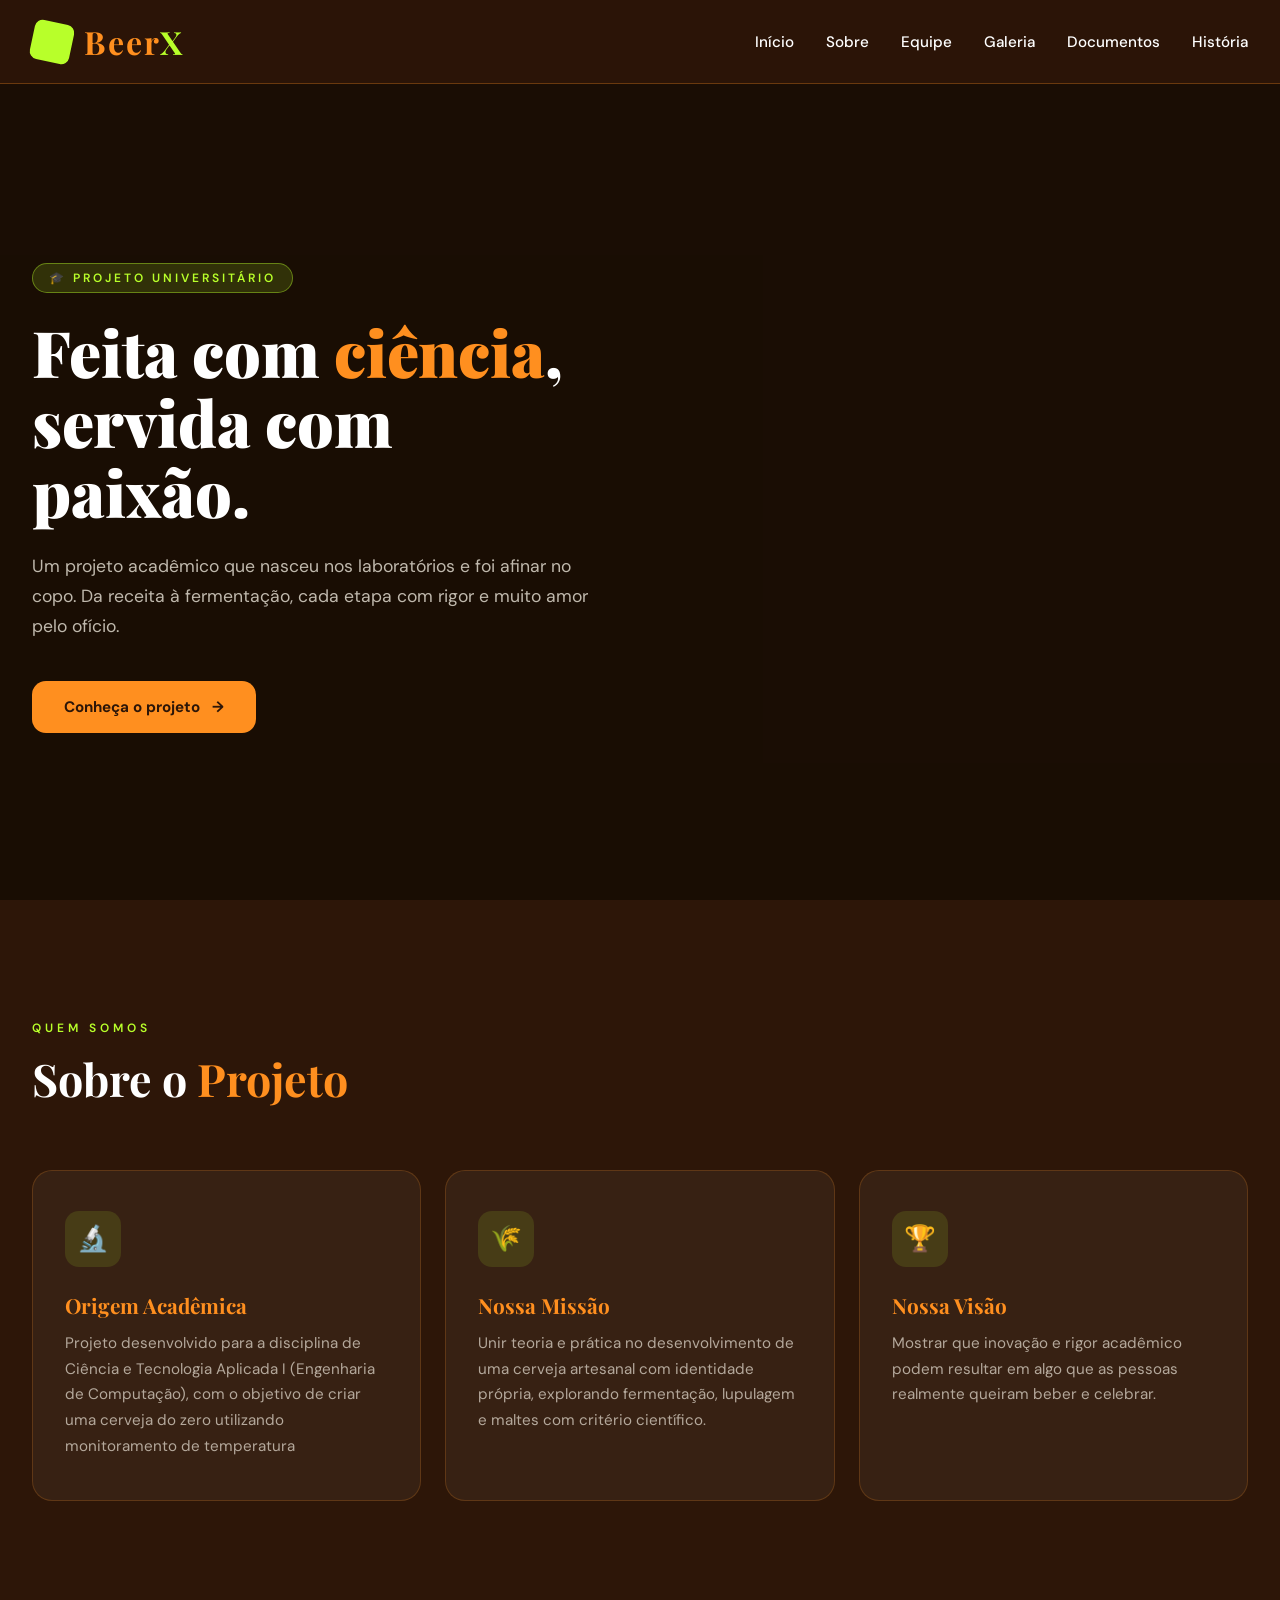
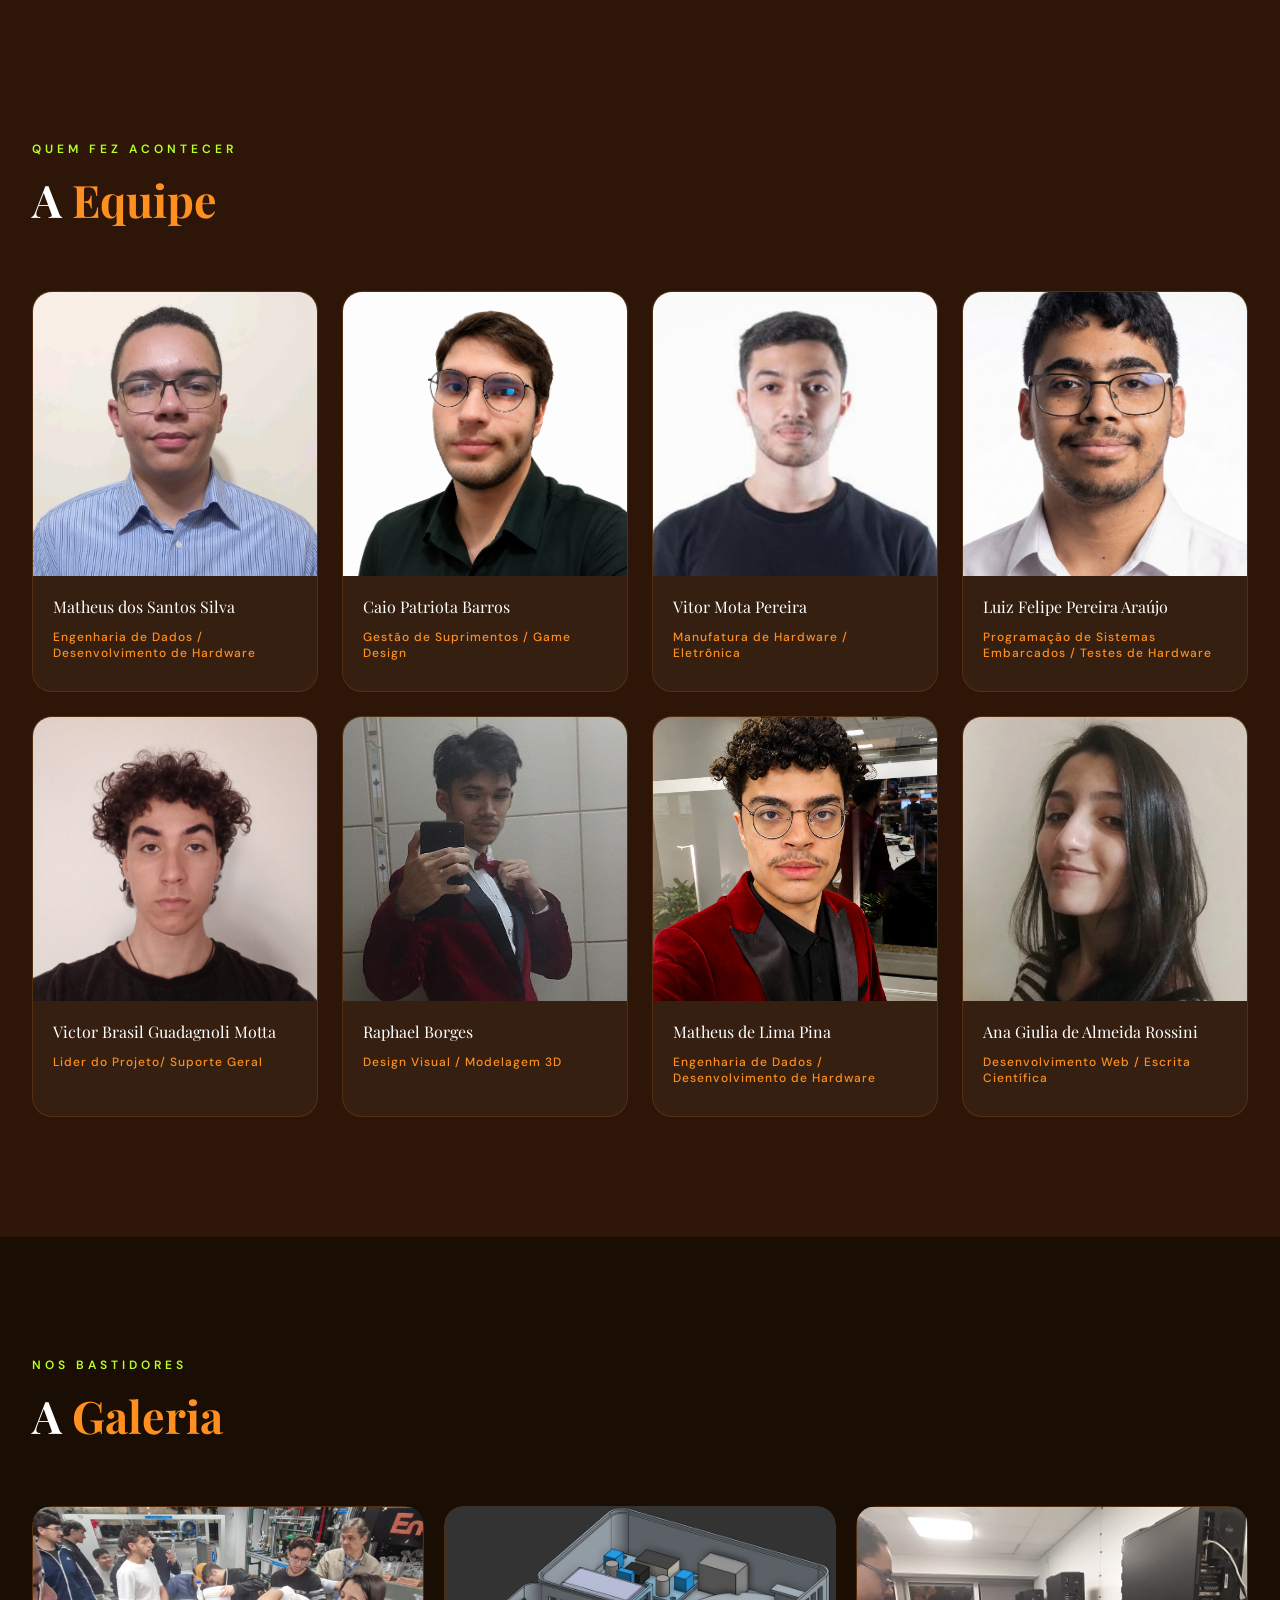
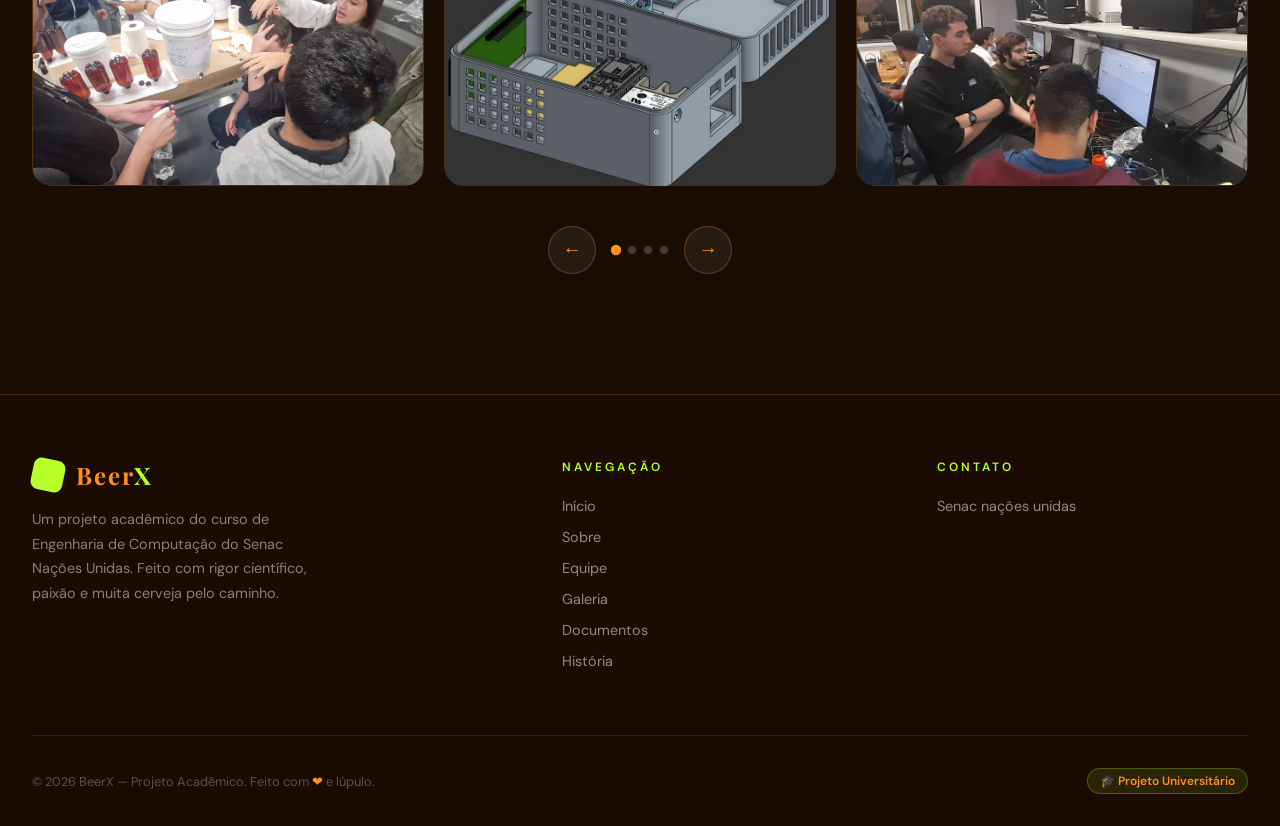
<file: index.html>
<!DOCTYPE html>
<html lang="pt-BR">
<head>
  <meta charset="UTF-8">
  <meta name="viewport" content="width=device-width, initial-scale=1.0">
  <title>BeerX — Projeto Cerveja</title>
  <link rel="stylesheet" href="style.css">
</head>
<body>
 
  <!-- HEADER -->
  <header>
    <div class="header-inner">
      <div class="logo">
        <div class="logo-square"></div>
        <h1>Beer<span>X</span></h1>
      </div>
      <nav>
        <ul>
          <li><a href="index.html">Início</a></li>
          <li><a href="index.html#sobre">Sobre</a></li>
          <li><a href="index.html#integrantes">Equipe</a></li>
          <li><a href="index.html#galeria">Galeria</a></li>
          <li><a href="documentos.html">Documentos</a></li>
          <li><a href="historia.html">História</a></li>
        </ul>
      </nav>
    </div>
  </header>
 
  <!-- HERO -->
  <section id="hero" class="hero">
    <div class="hero-overlay"></div>
    <div class="hero-content">
      <div class="hero-text">
        <div class="hero-badge">🎓 Projeto Universitário</div>
        <h2>
          Feita com <span>ciência</span>,<br>
          servida com paixão.
        </h2>
        <p>
          Um projeto acadêmico que nasceu nos laboratórios e foi afinar no copo.
          Da receita à fermentação, cada etapa com rigor e muito amor pelo ofício.
        </p>
        <a href="#sobre" class="btn-primary">
          Conheça o projeto <span>→</span>
        </a>
      </div>
    </div>
  </section>
 
  <!-- SOBRE -->
  <section id="sobre">
    <div class="section-inner">
      <div class="section-label">Quem somos</div>
      <h2 class="section-title">Sobre o <span>Projeto</span></h2>
 
      <div class="sobre-grid">
        <div class="sobre-card">
          <div class="sobre-icon">🔬</div>
          <h3>Origem Acadêmica</h3>
          <p>
            Projeto desenvolvido para a disciplina de Ciência e Tecnologia Aplicada I (Engenharia de Computação), com o objetivo de criar uma cerveja do zero utilizando monitoramento de temperatura
          </p>
        </div>
        <div class="sobre-card">
          <div class="sobre-icon">🌾</div>
          <h3>Nossa Missão</h3>
          <p>
            Unir teoria e prática no desenvolvimento de uma cerveja artesanal com identidade própria,
            explorando fermentação, lupulagem e maltes com critério científico.
          </p>
        </div>
        <div class="sobre-card">
          <div class="sobre-icon">🏆</div>
          <h3>Nossa Visão</h3>
          <p>
            Mostrar que inovação e rigor acadêmico podem resultar em algo que as pessoas
            realmente queiram beber e celebrar.
          </p>
        </div>
      </div>
    </div>
  </section>
 
  <!-- INTEGRANTES -->
  <section id="integrantes">
    <div class="section-inner">
      <div class="section-label">Quem fez acontecer</div>
      <h2 class="section-title">A <span>Equipe</span></h2>
 
      <div class="integrantes-grid">
 
        <div class="membro-card">
          <div class="membro-foto">
            <img src="img/Fotos integrantes/Matheus.jfif" alt="Nome">
          </div>
          <div class="membro-info">
            <p class="membro-nome">Matheus dos Santos Silva</p>
            <p class="membro-role">Engenharia de Dados / Desenvolvimento de Hardware</p>
          </div>
        </div>

        <div class="membro-card">
          <div class="membro-foto">
            <img src="img/Fotos integrantes/Caio.png" alt="Nome">
          </div>
          <div class="membro-info">
            <p class="membro-nome">Caio Patriota Barros</p>
            <p class="membro-role">Gestão de Suprimentos / Game Design</p>
          </div>
        </div>
 
        <div class="membro-card">
          <div class="membro-foto">
            <img src="img/Fotos integrantes/Vitor.jfif" alt="Nome">
          </div>
          <div class="membro-info">
            <p class="membro-nome">Vitor Mota Pereira</p>
            <p class="membro-role">Manufatura de Hardware / Eletrônica</p>
          </div>
        </div>
 
        <div class="membro-card">
          <div class="membro-foto">
            <img src="img/Fotos integrantes/Luiz.jpeg" alt="Nome">
          </div>
          <div class="membro-info">
            <p class="membro-nome">Luiz Felipe Pereira Araújo</p>
            <p class="membro-role">Programação de Sistemas Embarcados / Testes de Hardware</p>
          </div>
        </div>
 
        <div class="membro-card">
          <div class="membro-foto">
            <img src="img/Fotos integrantes/Brasil.jpeg" alt="Nome">
          </div>
          <div class="membro-info">
            <p class="membro-nome">Victor Brasil Guadagnoli Motta</p>
            <p class="membro-role">Lider do Projeto/ Suporte Geral</p>
          </div>
        </div>
 
        <div class="membro-card">
          <div class="membro-foto">
            <img src="img/Fotos integrantes/Rafa.jpeg" alt="Nome">
          </div>
          <div class="membro-info">
            <p class="membro-nome">Raphael Borges</p>
            <p class="membro-role">Design Visual / Modelagem 3D</p>
          </div>
        </div>
 
        <div class="membro-card">
          <div class="membro-foto">
            <img src="img/Fotos integrantes/Pina.png" alt="Nome">
          </div>
          <div class="membro-info">
            <p class="membro-nome">Matheus de Lima Pina</p>
            <p class="membro-role">Engenharia de Dados / Desenvolvimento de Hardware</p>
          </div>
        </div>
 
        <div class="membro-card">
          <div class="membro-foto">
           <img src="img/Fotos integrantes/Ana.jfif" alt="Nome">
          </div>
          <div class="membro-info">
            <p class="membro-nome">Ana Giulia de Almeida Rossini</p>
            <p class="membro-role">Desenvolvimento Web / Escrita Científica</p>
          </div>
        </div>
 
      </div>
    </div>
  </section>
 
  <!--CARROSSEL-->
  <section id="galeria">
    <div class="section-inner">
      <div class="section-label">Nos bastidores</div>
      <h2 class="section-title">A <span>Galeria</span></h2>
 
      <div class="carrossel-wrapper">
        <div class="carrossel-track" id="carrosselTrack">
 
          <!-- Slide 1 — Substitua o div.slide-placeholder por <img src="foto.jpg" alt="..."> -->
          <div class="carrossel-slide">
            <div class="slide-placeholder">
              <img src="img/Fotos Grupo/Foto.jfif" alt="Descrição da foto">
            </div>
          </div>
 
          <!-- Slide 2 -->
          <div class="carrossel-slide">
            <div class="slide-placeholder">
              <img src="img/Fotos Grupo/Foto-circuito.jpeg" alt="Descrição da foto">
            </div>
          </div>
 
          <!-- Slide 3 -->
          <div class="carrossel-slide">
            <div class="slide-placeholder">
              <img src="img/Fotos Grupo/Foto solda.jfif" alt="Descrição da foto">
            </div>
          </div>
 
          <!-- Slide 4 -->
          <div class="carrossel-slide">
            <div class="slide-placeholder">
              <img src="img/Fotos Grupo/Envase.jfif" alt="Descrição da foto">
            </div>
          </div>
 
          <!-- Slide 5 -->
          <div class="carrossel-slide">
            <div class="slide-placeholder">
              <img src="img/Fotos Grupo/Foto no lab.jfif" alt="Descrição da foto">
            </div>
          </div>
 
          <!-- Slide 6 -->
          <div class="carrossel-slide">
            <div class="slide-placeholder">
              <img src="img/Fotos Grupo/Foto Cozinha.jpeg" alt="Descrição da foto">
            </div>
          </div>
 
        </div>
      </div>
 
      <!-- Navegação do carrossel -->
      <div class="carrossel-nav">
        <button class="carrossel-btn" id="btnAnterior" aria-label="Anterior">←</button>
        <div class="carrossel-dots" id="carrosselDots"></div>
        <button class="carrossel-btn" id="btnProximo" aria-label="Próximo">→</button>
      </div>
 
    </div>
  </section>
 
  <!-- RODAPÉ -->
  <footer>
    <div class="footer-inner">
      <div class="footer-top">
        <div class="footer-brand">
          <div class="logo">
            <div class="logo-square" style="width:32px;height:32px"></div>
            <h1 style="font-size:1.5rem;margin:0">Beer<span>X</span></h1>
          </div>
          <p>
            Um projeto acadêmico do curso de Engenharia de Computação do Senac Nações Unidas.
            Feito com rigor científico, paixão e muita cerveja pelo caminho.
          </p>
        </div>
 
        <div class="footer-col">
          <h4>Navegação</h4>
          <ul>
          <li><a href="index.html">Início</a></li>
          <li><a href="index.html#sobre">Sobre</a></li>
          <li><a href="index.html#integrantes">Equipe</a></li>
          <li><a href="index.html#galeria">Galeria</a></li>
          <li><a href="documentos.html">Documentos</a></li>
          <li><a href="historia.html">História</a></li>
          </ul>
        </div>
 
        <div class="footer-col">
          <h4>Contato</h4>
          <ul>
            <li><a href="https://www.sp.senac.br/">Senac nações unidas</a></li>
          </ul>
        </div>
      </div>
 
      <div class="footer-bottom">
        <p>© 2026 BeerX — Projeto Acadêmico. Feito com <span>❤</span> e lúpulo.</p>
        <span class="footer-tag">🎓 Projeto Universitário</span>
      </div>
    </div>
  </footer>
 
<script src="src/js/carrossel.js"></script>
</body>
</html>
</file>
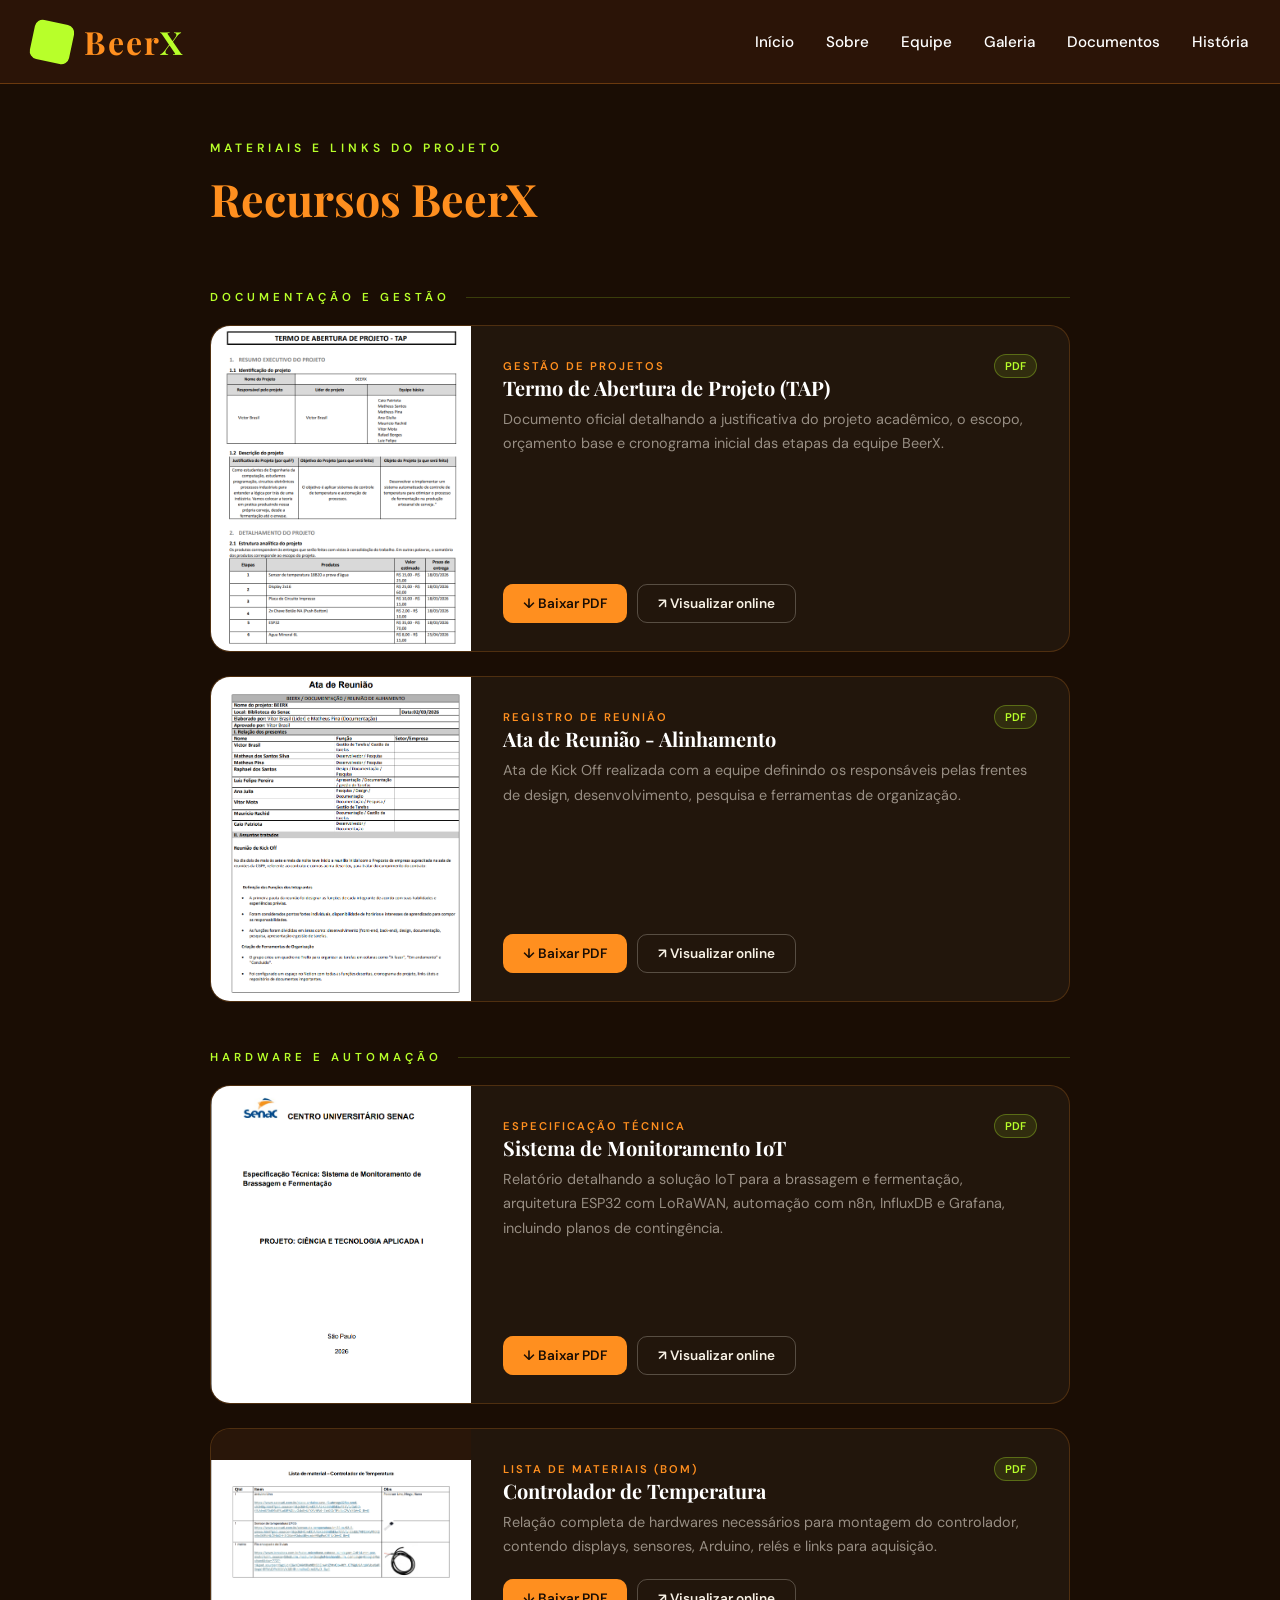
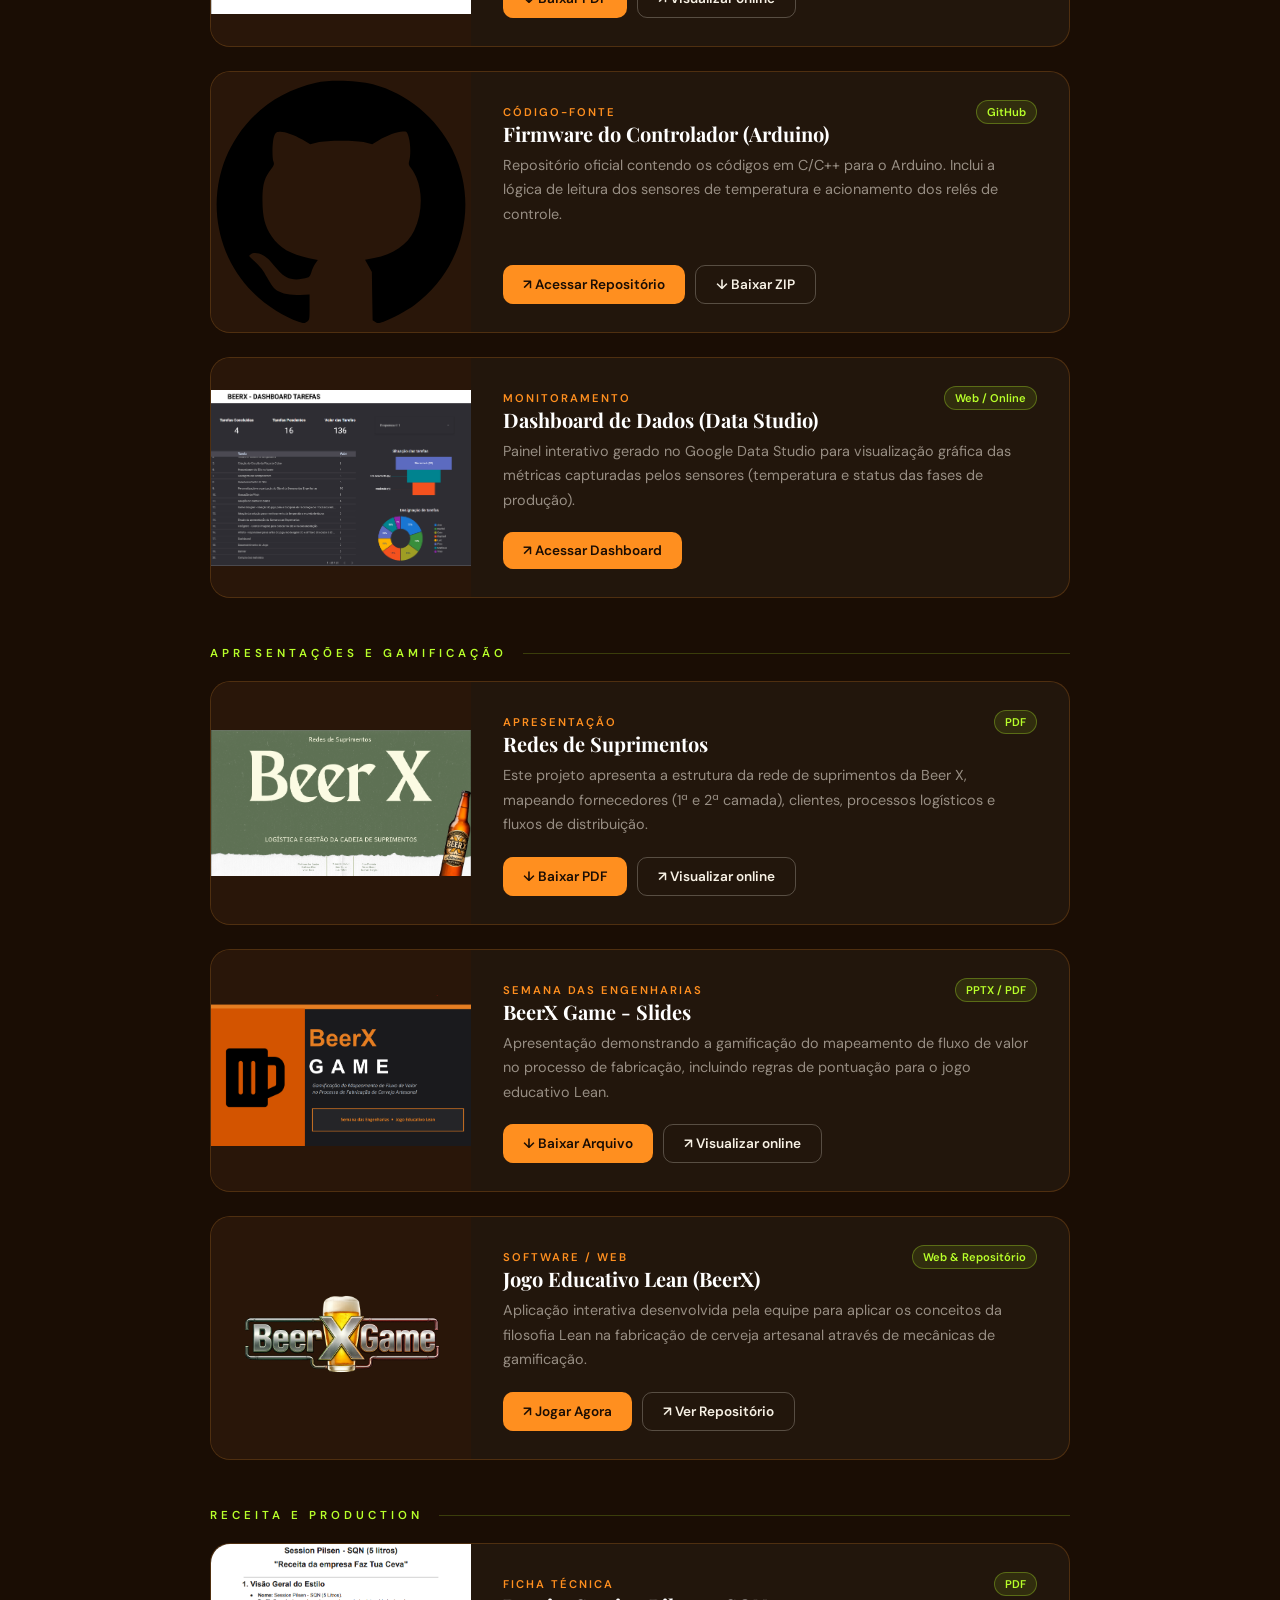
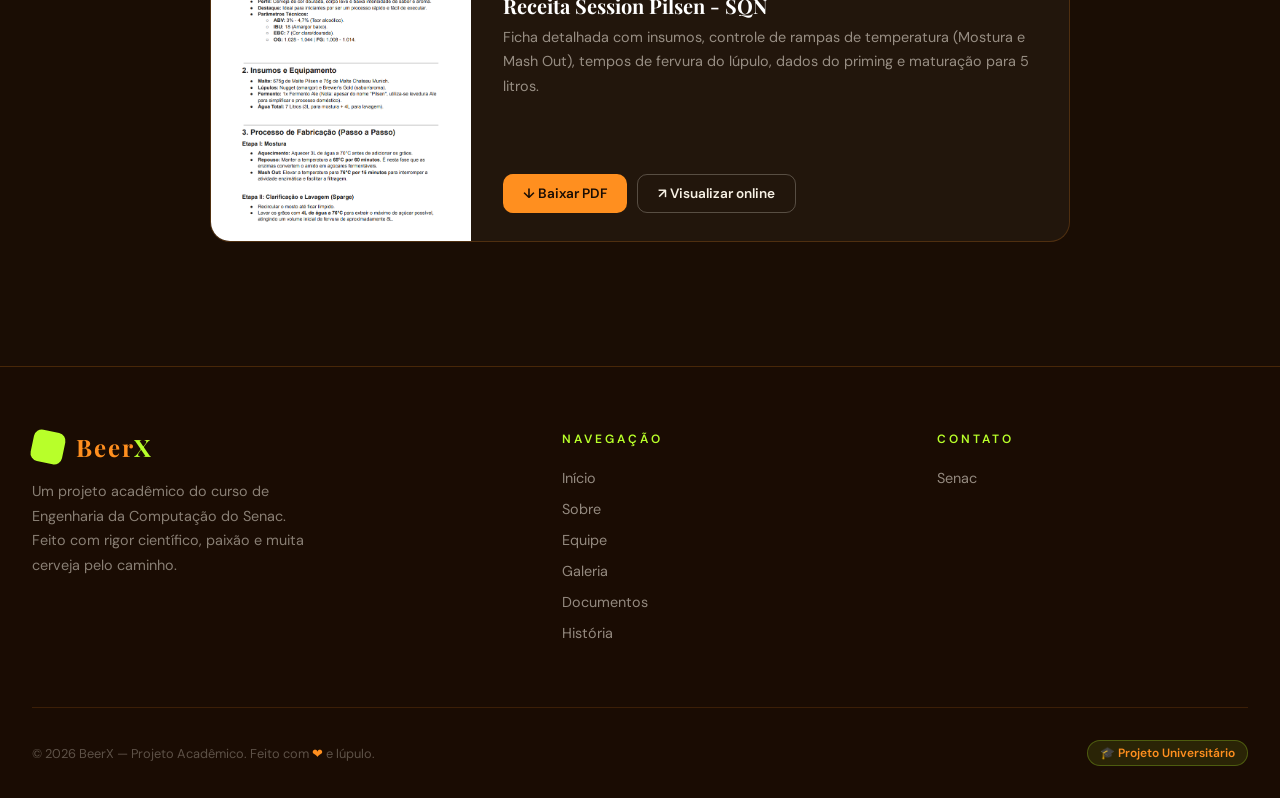
<file: documentos.html>
<!DOCTYPE html>
<html lang="pt-BR">
<head>
  <meta charset="UTF-8">
  <meta name="viewport" content="width=device-width, initial-scale=1.0">
  <title>BeerX — Downloads e Links</title>
  <link rel="stylesheet" href="style.css">
  <style>
    .downloads-page {
      min-height: 100vh;
      padding: 140px 32px 100px;
    }

    .downloads-inner {
      max-width: 860px;
      margin: 0 auto;
    }

    /* ── CABEÇALHO DA PÁGINA ── */
    .downloads-header {
      margin-bottom: 64px;
    }

    /* ══════════════════════════════════════════
        CARD DE DOWNLOAD / LINK
       ══════════════════════════════════════════ */
    .download-card {
      display: grid;
      grid-template-columns: 260px 1fr;
      background: rgba(247, 241, 229, 0.04);
      border: 1px solid rgba(255, 143, 31, 0.2);
      border-radius: 20px;
      overflow: hidden;
      margin-bottom: 24px;
      transition: border-color 0.3s, transform 0.3s;
    }

    .download-card:hover {
      border-color: rgba(184, 255, 42, 0.35);
      transform: translateY(-3px);
    }

    /* Coluna da imagem */
    .download-thumb {
      width: 260px;
      min-height: 180px;
      background: rgba(45, 22, 8, 0.7);
      display: flex;
      align-items: center;
      justify-content: center;
      flex-shrink: 0;
      overflow: hidden;
      position: relative;
    }
    
    /* Tag de imagem pronta para uso */
    .download-thumb img {
      width: 100%;
      height: 100%;
      object-fit: contain; /* alterado para cover para preencher bonito */
      display: block;
    }

    /* Coluna do conteúdo */
    .download-body {
      padding: 28px 32px;
      display: flex;
      flex-direction: column;
      justify-content: space-between;
      gap: 16px;
    }

    .download-top {
      display: flex;
      align-items: flex-start;
      justify-content: space-between;
      gap: 16px;
    }

    .download-titulo {
      font-family: 'Playfair Display', serif;
      font-size: 1.25rem;
      font-weight: 700;
      color: #fff;
      margin: 0 0 6px;
      line-height: 1.3;
    }

    .download-categoria {
      display: inline-block;
      font-size: 0.7rem;
      font-weight: 600;
      letter-spacing: 2px;
      text-transform: uppercase;
      color: var(--laranja);
      margin: 0;
    }

    .download-badge {
      flex-shrink: 0;
      background: rgba(184, 255, 42, 0.1);
      border: 1px solid rgba(184, 255, 42, 0.3);
      color: var(--verde);
      font-size: 0.7rem;
      font-weight: 600;
      padding: 4px 10px;
      border-radius: 100px;
      white-space: nowrap;
    }

    .download-descricao {
      font-size: 0.9rem;
      color: rgba(247, 241, 229, 0.55);
      line-height: 1.7;
      margin: 0;
    }

    /* Botões de download */
    .download-acoes {
      display: flex;
      flex-wrap: wrap;
      gap: 10px;
      margin-top: 4px;
    }

    .btn-download {
      display: inline-flex;
      align-items: center;
      gap: 8px;
      padding: 10px 20px;
      border-radius: 10px;
      font-size: 0.85rem;
      font-weight: 600;
      text-decoration: none;
      cursor: pointer;
      border: none;
      transition: background 0.2s, transform 0.2s;
    }

    .btn-download:hover { transform: translateY(-2px); }

    /* Variante principal (laranja) */
    .btn-download-primary {
      background: var(--laranja);
      color: var(--escuro2);
    }

    .btn-download-primary:hover { background: #ffaa55; }

    /* Variante secundária (contorno) */
    .btn-download-secondary {
      background: transparent;
      color: var(--claro);
      border: 1px solid rgba(247, 241, 229, 0.25);
    }

    .btn-download-secondary:hover {
      background: rgba(247, 241, 229, 0.08);
      border-color: rgba(247, 241, 229, 0.5);
    }

    /* ── SEPARADOR DE CATEGORIA ── */
    .downloads-categoria-titulo {
      font-size: 0.72rem;
      font-weight: 600;
      letter-spacing: 4px;
      text-transform: uppercase;
      color: var(--verde);
      margin: 48px 0 20px;
      display: flex;
      align-items: center;
      gap: 16px;
    }

    .downloads-categoria-titulo::after {
      content: '';
      flex: 1;
      height: 1px;
      background: rgba(184, 255, 42, 0.2);
    }
  </style>
</head>
<body>

  <header>
    <div class="header-inner">
      <div class="logo">
        <div class="logo-square"></div>
        <a href="index.html" style="text-decoration:none">
          <h1>Beer<span>X</span></h1>
        </a>
      </div>
      <nav>
        <ul>
          <li><a href="index.html">Início</a></li>
          <li><a href="index.html#sobre">Sobre</a></li>
          <li><a href="index.html#integrantes">Equipe</a></li>
          <li><a href="index.html#galeria">Galeria</a></li>
          <li><a href="documentos.html">Documentos</a></li>
          <li><a href="historia.html">História</a></li>
        </ul>
      </nav>
    </div>
  </header>

  <main class="downloads-page">
    <div class="downloads-inner">

      <div class="downloads-header">
        <div class="section-label">Materiais e Links do projeto</div>
        <h2 class="section-title" style="margin-bottom: 0;">
          <span>Recursos BeerX</span>
        </h2>
      </div>

      <div class="downloads-categoria-titulo">Documentação e Gestão</div>

      <div class="download-card">
        <div class="download-thumb">
          <img src="img/Fotos Documentos/Termo de abertura de projeto - TAP.png" alt="Capa TAP">
        </div>
        <div class="download-body">
          <div>
            <div class="download-top">
              <div>
                <p class="download-categoria">Gestão de Projetos</p>
                <h3 class="download-titulo">Termo de Abertura de Projeto (TAP)</h3>
              </div>
              <span class="download-badge">PDF</span>
            </div>
            <p class="download-descricao">
              Documento oficial detalhando a justificativa do projeto acadêmico, o escopo, orçamento base e cronograma inicial das etapas da equipe BeerX.
            </p>
          </div>
          <div class="download-acoes">
            <a href="docs/TAP.pdf" download="TAP_BeerX.pdf" class="btn-download btn-download-primary">
              ↓ Baixar PDF
            </a>
            <a href="docs/TAP.pdf" target="_blank" class="btn-download btn-download-secondary">
              ↗ Visualizar online
            </a>
          </div>
        </div>
      </div>

      <div class="download-card">
        <div class="download-thumb">
          <img src="img/Fotos Documentos/ATA de Reuniao.png" alt="Capa Ata">
        </div>
        <div class="download-body">
          <div>
            <div class="download-top">
              <div>
                <p class="download-categoria">Registro de Reunião</p>
                <h3 class="download-titulo">Ata de Reunião - Alinhamento</h3>
              </div>
              <span class="download-badge">PDF</span>
            </div>
            <p class="download-descricao">
              Ata de Kick Off realizada com a equipe definindo os responsáveis pelas frentes de design, desenvolvimento, pesquisa e ferramentas de organização.
            </p>
          </div>
          <div class="download-acoes">
            <a href="docs/Ata_de_Reuniao.pdf" download="Ata_Reuniao_BeerX.pdf" class="btn-download btn-download-primary">
              ↓ Baixar PDF
            </a>
            <a href="docs/Ata_de_Reuniao.pdf" target="_blank" class="btn-download btn-download-secondary">
              ↗ Visualizar online
            </a>
          </div>
        </div>
      </div>


      <div class="downloads-categoria-titulo">Hardware e Automação</div>

      <div class="download-card">
        <div class="download-thumb">
          <img src="img/Fotos Documentos/Sistema de monitoramento de brassagem.png" alt="Capa IoT">
        </div>
        <div class="download-body">
          <div>
            <div class="download-top">
              <div>
                <p class="download-categoria">Especificação Técnica</p>
                <h3 class="download-titulo">Sistema de Monitoramento IoT</h3>
              </div>
              <span class="download-badge">PDF</span>
            </div>
            <p class="download-descricao">
              Relatório detalhando a solução IoT para a brassagem e fermentação, arquitetura ESP32 com LoRaWAN, automação com n8n, InfluxDB e Grafana, incluindo planos de contingência.
            </p>
          </div>
          <div class="download-acoes">
            <a href="docs/Especificação Técnica_ Sistema de Monitoramento de Brassagem e Fermentação (3).pdf" download="Especificacao_Tecnica_Monitoramento.pdf" class="btn-download btn-download-primary">
              ↓ Baixar PDF
            </a>
            <a href="docs/Especificação Técnica_ Sistema de Monitoramento de Brassagem e Fermentação (3).pdf" target="_blank" class="btn-download btn-download-secondary">
              ↗ Visualizar online
            </a>
          </div>
        </div>
      </div>

      <div class="download-card">
        <div class="download-thumb">
          <img src="img/Fotos Documentos/Lista de material.png" alt="Capa BOM">
        </div>
        <div class="download-body">
          <div>
            <div class="download-top">
              <div>
                <p class="download-categoria">Lista de Materiais (BOM)</p>
                <h3 class="download-titulo">Controlador de Temperatura</h3>
              </div>
              <span class="download-badge">PDF</span>
            </div>
            <p class="download-descricao">
              Relação completa de hardwares necessários para montagem do controlador, contendo displays, sensores, Arduino, relés e links para aquisição.
            </p>
          </div>
          <div class="download-acoes">
            <a href="docs/Lista de materiais controlador temperatura.pdf" download="Lista_Materiais_Hardware.pdf" class="btn-download btn-download-primary">
              ↓ Baixar PDF
            </a>
            <a href="docs/Lista de materiais controlador temperatura.pdf" target="_blank" class="btn-download btn-download-secondary">
              ↗ Visualizar online
            </a>
          </div>
        </div>
      </div>

      <div class="download-card">
        <div class="download-thumb">
          <img src="img/Fotos Documentos/GitHub.svg" alt="Código Arduino">
        </div>
        <div class="download-body">
          <div>
            <div class="download-top">
              <div>
                <p class="download-categoria">Código-Fonte</p>
                <h3 class="download-titulo">Firmware do Controlador (Arduino)</h3>
              </div>
              <span class="download-badge">GitHub</span>
            </div>
            <p class="download-descricao">
              Repositório oficial contendo os códigos em C/C++ para o Arduino. Inclui a lógica de leitura dos sensores de temperatura e acionamento dos relés de controle.
            </p>
          </div>
          <div class="download-acoes">
            <a href="SEU_LINK_DO_GITHUB_AQUI" target="_blank" class="btn-download btn-download-primary">
              ↗ Acessar Repositório
            </a>
            <a href="SEU_LINK_DO_GITHUB_AQUI/archive/refs/heads/main.zip" class="btn-download btn-download-secondary">
              ↓ Baixar ZIP
            </a>
          </div>
        </div>
      </div>

      <div class="download-card">
        <div class="download-thumb">
          <img src="img/Fotos Documentos/Dashboard.png" alt="Dashboard Data Studio">
        </div>
        <div class="download-body">
          <div>
            <div class="download-top">
              <div>
                <p class="download-categoria">Monitoramento</p>
                <h3 class="download-titulo">Dashboard de Dados (Data Studio)</h3>
              </div>
              <span class="download-badge">Web / Online</span>
            </div>
            <p class="download-descricao">
              Painel interativo gerado no Google Data Studio para visualização gráfica das métricas capturadas pelos sensores (temperatura e status das fases de produção).
            </p>
          </div>
          <div class="download-acoes">
            <a href="https://datastudio.google.com/reporting/fac25495-f395-434f-abe6-c6c75125300b" target="_blank" class="btn-download btn-download-primary">
              ↗ Acessar Dashboard
            </a>
          </div>
        </div>
      </div>


      <div class="downloads-categoria-titulo">Apresentações e Gamificação</div>

      <div class="download-card">
        <div class="download-thumb">
          <img src="img/Fotos Documentos/Redes de suprimentos.png" alt="Capa Redes de Suprimentos">
        </div>
        <div class="download-body">
          <div>
            <div class="download-top">
              <div>
                <p class="download-categoria">Apresentação</p>
                <h3 class="download-titulo">Redes de Suprimentos</h3>
              </div>
              <span class="download-badge">PDF</span>
            </div>
            <p class="download-descricao">
              Este projeto apresenta a estrutura da rede de suprimentos da Beer X, mapeando fornecedores (1ª e 2ª camada), clientes, processos logísticos e fluxos de distribuição.
            </p>
          </div>
          <div class="download-acoes">
            <a href="docs/Redes-de-Suprimentos-BeerX.pdf" download="Redes_de_Suprimentos_BeerX.pdf" class="btn-download btn-download-primary">
              ↓ Baixar PDF
            </a>
            <a href="https://canva.link/7v3f4266tjvdi2x" target="_blank" class="btn-download btn-download-secondary">
              ↗ Visualizar online
            </a>
          </div>
        </div>
      </div>

      <div class="download-card">
        <div class="download-thumb">
          <img src="img/Fotos Documentos/Slides BeerXgame.png" alt="Apresentação Jogo">
        </div>
        <div class="download-body">
          <div>
            <div class="download-top">
              <div>
                <p class="download-categoria">Semana das Engenharias</p>
                <h3 class="download-titulo">BeerX Game - Slides</h3>
              </div>
              <span class="download-badge">PPTX / PDF</span>
            </div>
            <p class="download-descricao">
              Apresentação demonstrando a gamificação do mapeamento de fluxo de valor no processo de fabricação, incluindo regras de pontuação para o jogo educativo Lean.
            </p>
          </div>
          <div class="download-acoes">
            <a href="docs/BeerXGame.pptx.pdf" download="BeerXGame_Apresentacao.pdf" class="btn-download btn-download-primary">
              ↓ Baixar Arquivo
            </a>
            <a href="docs/BeerXGame.pptx.pdf" target="_blank" class="btn-download btn-download-secondary">
              ↗ Visualizar online
            </a>
          </div>
        </div>
      </div>

      <div class="download-card">
        <div class="download-thumb">
          <img src="img/Fotos Documentos/Logo BeerXgame.png" alt="Interface do Jogo BeerX">
        </div>
        <div class="download-body">
          <div>
            <div class="download-top">
              <div>
                <p class="download-categoria">Software / Web</p>
                <h3 class="download-titulo">Jogo Educativo Lean (BeerX)</h3>
              </div>
              <span class="download-badge">Web & Repositório</span>
            </div>
            <p class="download-descricao">
              Aplicação interativa desenvolvida pela equipe para aplicar os conceitos da filosofia Lean na fabricação de cerveja artesanal através de mecânicas de gamificação.
            </p>
          </div>
          <div class="download-acoes">
            <a href="https://legalso.github.io/beerx_game/" target="_blank" class="btn-download btn-download-primary">
              ↗ Jogar Agora
            </a>
            <a href="https://github.com/Legalso/beerx_game" target="_blank" class="btn-download btn-download-secondary">
              ↗ Ver Repositório
            </a>
          </div>
        </div>
      </div>


      <div class="downloads-categoria-titulo">Receita e Production</div>

      <div class="download-card">
        <div class="download-thumb">
          <img src="img/Fotos Documentos/Receita Session Pilsen.png" alt="Capa Receita">
        </div>
        <div class="download-body">
          <div>
            <div class="download-top">
              <div>
                <p class="download-categoria">Ficha Técnica</p>
                <h3 class="download-titulo">Receita Session Pilsen - SQN</h3>
              </div>
              <span class="download-badge">PDF</span>
            </div>
            <p class="download-descricao">
              Ficha detalhada com insumos, controle de rampas de temperatura (Mostura e Mash Out), tempos de fervura do lúpulo, dados do priming e maturação para 5 litros.
            </p>
          </div>
          <div class="download-acoes">
            <a href="docs/receita-cerveja.pdf" download="Receita_SessionPilsen_SQN.pdf" class="btn-download btn-download-primary">
              ↓ Baixar PDF
            </a>
            <a href="docs/receita-cerveja.pdf" target="_blank" class="btn-download btn-download-secondary">
              ↗ Visualizar online
            </a>
          </div>
        </div>
      </div>

    </div>
  </main>

  <footer>
    <div class="footer-inner">
      <div class="footer-top">
        <div class="footer-brand">
          <div class="logo">
            <div class="logo-square" style="width:32px;height:32px"></div>
            <h1 style="font-size:1.5rem;margin:0">Beer<span>X</span></h1>
          </div>
          <p>
            Um projeto acadêmico do curso de Engenharia da Computação do Senac.
            Feito com rigor científico, paixão e muita cerveja pelo caminho.
          </p>
        </div>

        <div class="footer-col">
          <h4>Navegação</h4>
          <ul>
            <li><a href="index.html">Início</a></li>
            <li><a href="index.html#sobre">Sobre</a></li>
            <li><a href="index.html#integrantes">Equipe</a></li>
            <li><a href="index.html#galeria">Galeria</a></li>
            <li><a href="documentos.html">Documentos</a></li>
            <li><a href="historia.html">História</a></li>
          </ul>
        </div>

        <div class="footer-col">
          <h4>Contato</h4>
          <ul>
            <li><a href="https://www.sp.senac.br/">Senac</a></li>
          </ul>
        </div>
      </div>

      <div class="footer-bottom">
        <p>© 2026 BeerX — Projeto Acadêmico. Feito com <span>❤</span> e lúpulo.</p>
        <span class="footer-tag">🎓 Projeto Universitário</span>
      </div>
    </div>
  </footer>

</body>
</html>
</file>
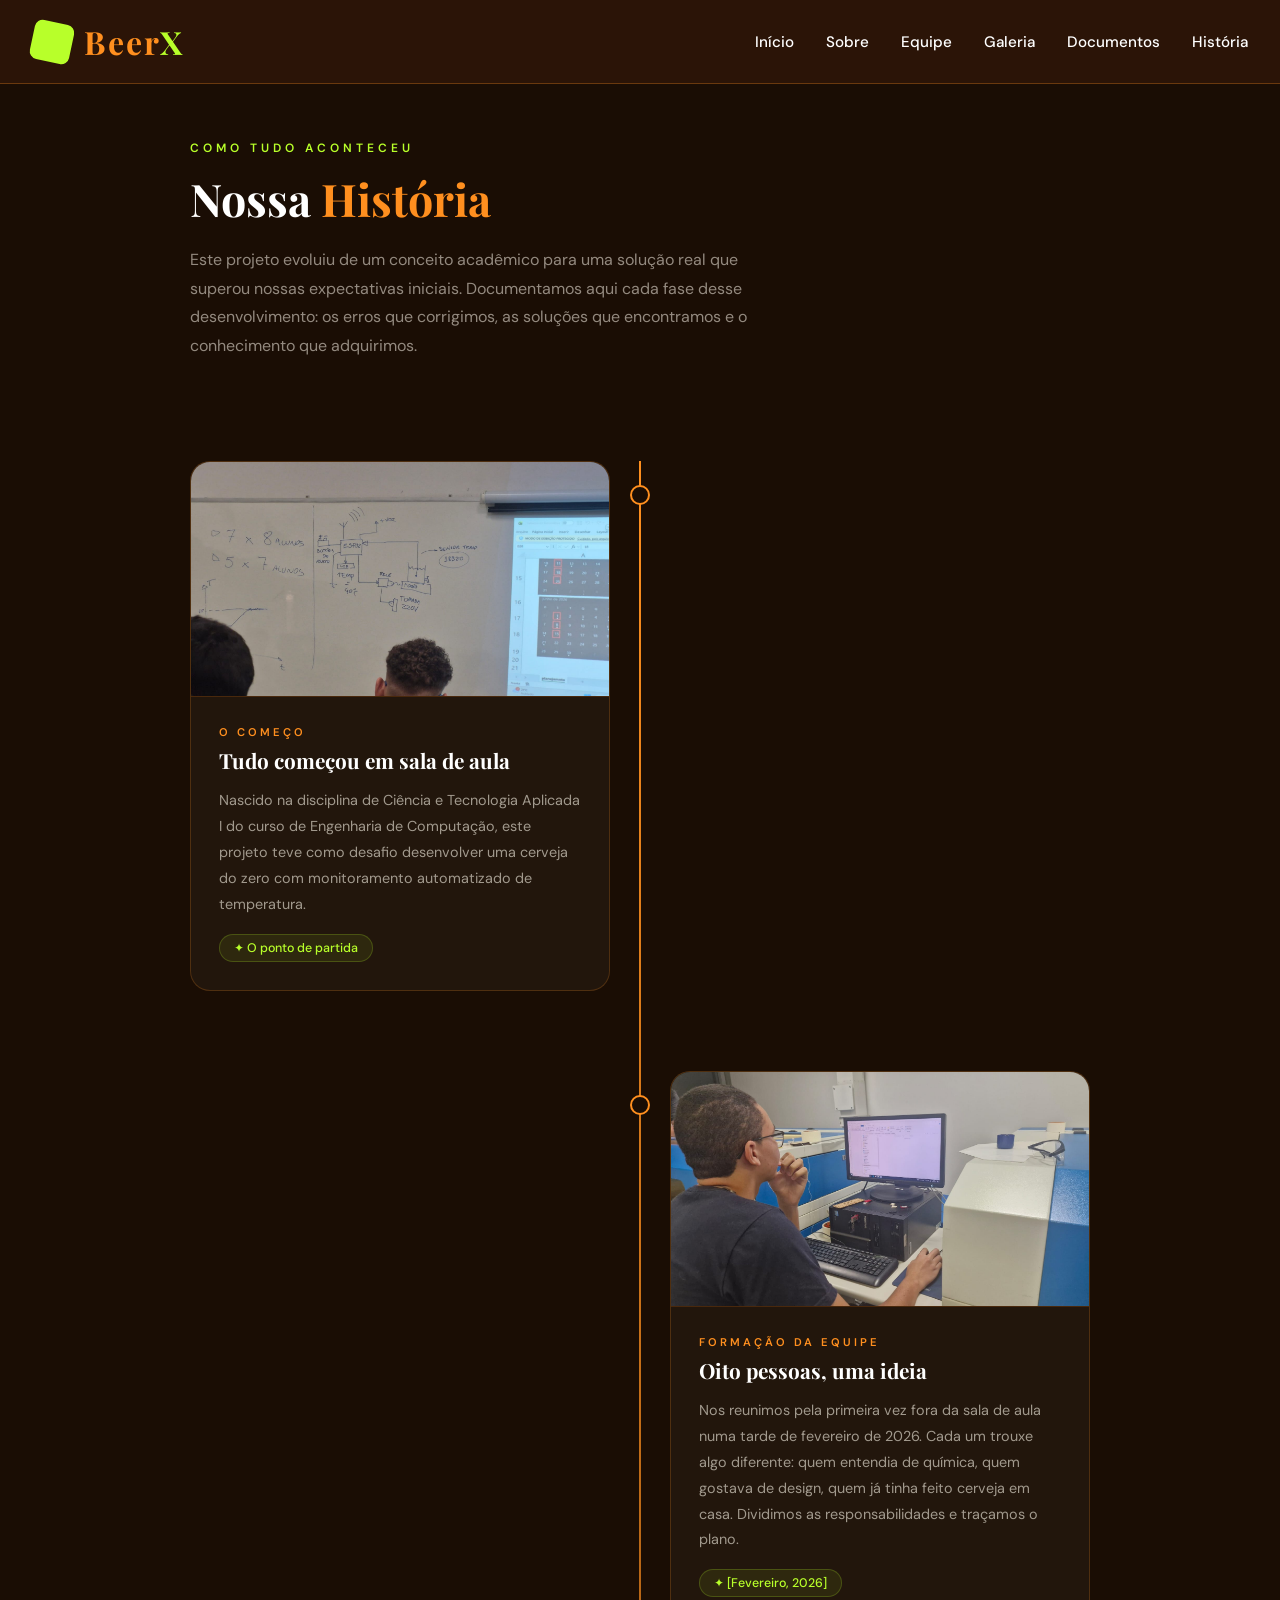
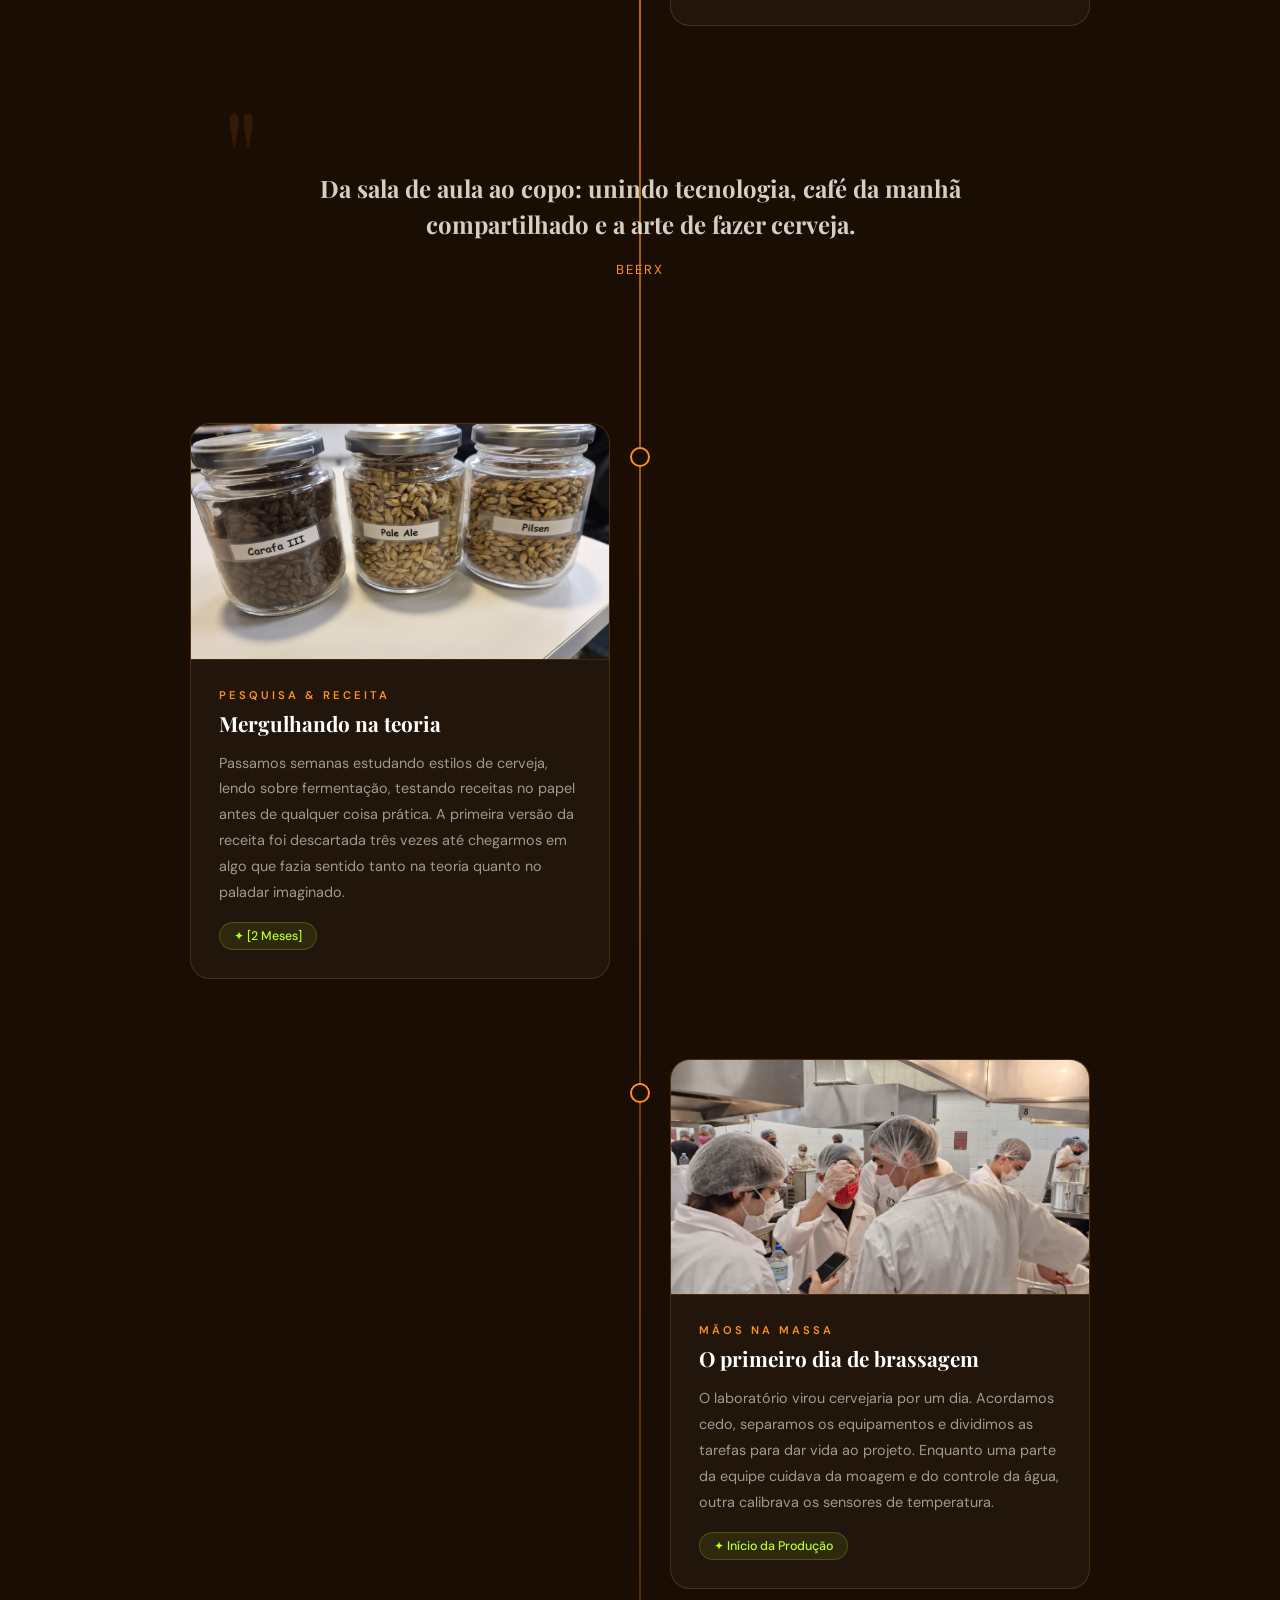
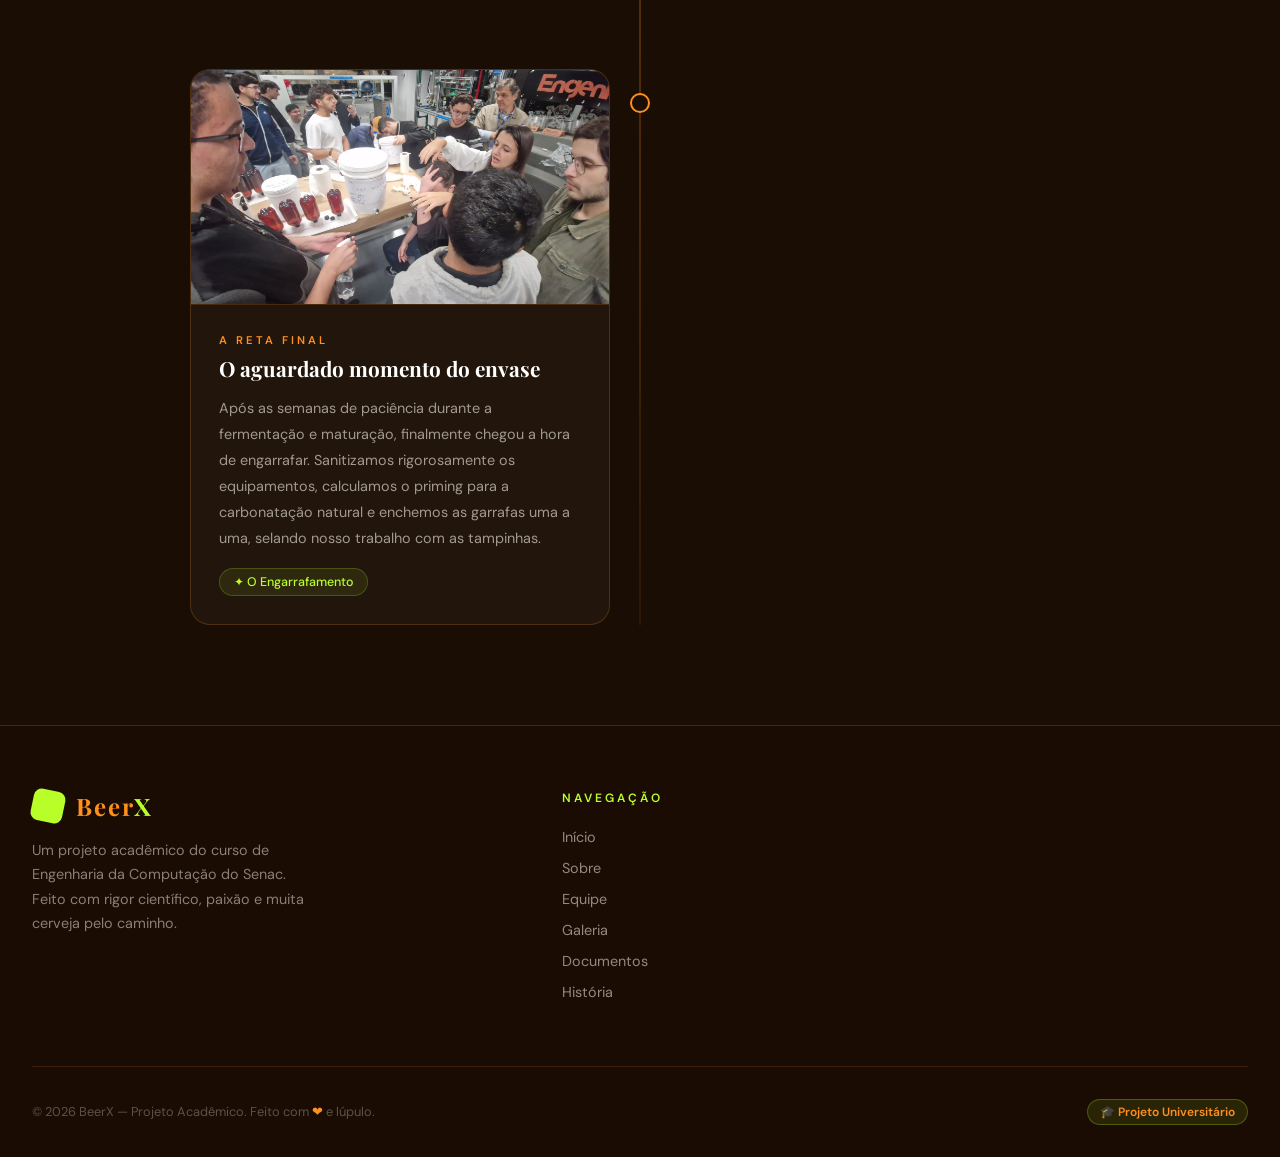
<file: historia.html>
<!DOCTYPE html>
<html lang="pt-BR">
<head>
  <meta charset="UTF-8">
  <meta name="viewport" content="width=device-width, initial-scale=1.0">
  <title>BeerX — Nossa História</title>
  <link rel="stylesheet" href="style.css">
  <style>
    /* ── PÁGINA DE HISTÓRIA ── */

    .historia-page {
      min-height: 100vh;
      padding: 140px 32px 100px;
    }

    .historia-inner {
      max-width: 900px;
      margin: 0 auto;
    }

    .historia-header {
      margin-bottom: 100px;
      max-width: 600px;
    }

    .historia-header p {
      color: rgba(247, 241, 229, 0.55);
      font-size: 1rem;
      line-height: 1.8;
      margin: 0;
    }

    /* ── LINHA CENTRAL ── */
    .historia-timeline {
      position: relative;
    }

    .historia-timeline::before {
      content: '';
      position: absolute;
      left: 50%;
      transform: translateX(-50%);
      top: 0;
      bottom: 0;
      width: 2px;
      background: linear-gradient(
        to bottom,
        var(--laranja),
        rgba(255, 143, 31, 0.08)
      );
    }

    /* ══════════════════════════════════════════
       FASE DA HISTÓRIA
    ══════════════════════════════════════════ */

    .fase {
      display: grid;
      grid-template-columns: 1fr 60px 1fr;
      align-items: start;
      margin-bottom: 80px;
      position: relative;
    }

    .fase:last-child {
      margin-bottom: 0;
    }

    /* Slot vazio para o lado oposto */
    .fase-vazio {
    }

    /* Coluna central com o marcador */
    .fase-marcador {
      display: flex;
      flex-direction: column;
      align-items: center;
      gap: 8px;
      position: relative;
      z-index: 1;
      padding-top: 24px;
    }

    .fase-bolinha {
      width: 20px;
      height: 20px;
      border-radius: 50%;
      background: var(--escuro2);
      border: 2px solid var(--laranja);
      flex-shrink: 0;
      transition: background 0.3s;
    }

    .fase:hover .fase-bolinha {
      background: var(--laranja);
      box-shadow: 0 0 0 5px rgba(255, 143, 31, 0.15);
    }

    /* Card da fase */
    .fase-card {
      background: rgba(247, 241, 229, 0.04);
      border: 1px solid rgba(255, 143, 31, 0.2);
      border-radius: 20px;
      overflow: hidden;
      transition: border-color 0.3s, transform 0.3s;
    }

    .fase-esquerda .fase-card { transform-origin: right center; }
    .fase-direita  .fase-card { transform-origin: left center; }

    .fase:hover .fase-card {
      border-color: rgba(184, 255, 42, 0.35);
    }

    .fase-esquerda:hover .fase-card { transform: translateX(-4px); }
    .fase-direita:hover  .fase-card { transform: translateX(4px); }

    /* Foto */
    .fase-foto {
      width: 100%;
      aspect-ratio: 16 / 9;
      background: rgba(45, 22, 8, 0.6);
      display: flex;
      flex-direction: column;
      align-items: center;
      justify-content: center;
      gap: 10px;
      border-bottom: 1px solid rgba(255, 143, 31, 0.15);
      overflow: hidden;
    }

    .fase-foto img {
      width: 100%;
      height: 100%;
      object-fit: cover;
      display: block;
    }

    /* Conteúdo textual */
    .fase-corpo {
      padding: 28px;
    }

    .fase-label {
      font-size: 0.7rem;
      font-weight: 600;
      letter-spacing: 3px;
      text-transform: uppercase;
      color: var(--laranja);
      margin: 0 0 8px;
    }

    .fase-titulo {
      font-family: 'Playfair Display', serif;
      font-size: 1.3rem;
      font-weight: 700;
      color: #fff;
      margin: 0 0 14px;
      line-height: 1.3;
    }

    .fase-texto {
      font-size: 0.9rem;
      color: rgba(247, 241, 229, 0.6);
      line-height: 1.8;
      margin: 0;
    }

    /* Tag opcional de destaque */
    .fase-destaque {
      display: inline-flex;
      align-items: center;
      gap: 6px;
      margin-top: 16px;
      background: rgba(184, 255, 42, 0.08);
      border: 1px solid rgba(184, 255, 42, 0.2);
      color: var(--verde);
      font-size: 0.78rem;
      font-weight: 500;
      padding: 5px 14px;
      border-radius: 100px;
    }

    /* ── CITAÇÃO / QUOTE ── */
    .historia-quote {
      text-align: center;
      padding: 64px 48px;
      margin: 0 0 80px;
      position: relative;
    }

    .historia-quote::before {
      content: '"';
      font-family: 'Playfair Display', serif;
      font-size: 8rem;
      color: rgba(255, 143, 31, 0.1);
      position: absolute;
      top: -16px;
      left: 32px;
      line-height: 1;
    }

    .historia-quote p {
      font-family: 'Playfair Display', serif;
      font-size: 1.5rem;
      font-weight: 700;
      color: rgba(247, 241, 229, 0.85);
      line-height: 1.5;
      margin: 0 0 16px;
      position: relative;
    }

    .historia-quote cite {
      font-size: 0.82rem;
      color: var(--laranja);
      font-style: normal;
      letter-spacing: 2px;
      text-transform: uppercase;
    }
  </style>
</head>
<body>

  <header>
    <div class="header-inner">
      <div class="logo">
        <div class="logo-square"></div>
        <a href="index.html" style="text-decoration:none">
          <h1>Beer<span>X</span></h1>
        </a>
      </div>
      <nav>
        <ul>
          <li><a href="index.html">Início</a></li>
          <li><a href="index.html#sobre">Sobre</a></li>
          <li><a href="index.html#integrantes">Equipe</a></li>
          <li><a href="index.html#galeria">Galeria</a></li>
          <li><a href="documentos.html">Documentos</a></li>
          <li><a href="historia.html">História</a></li>
        </ul>
      </nav>
    </div>
  </header>

  <main class="historia-page">
    <div class="historia-inner">

      <div class="historia-header">
        <div class="section-label">Como tudo aconteceu</div>
        <h2 class="section-title" style="margin-bottom: 20px;">
          Nossa <span>História</span>
        </h2>
        <p>
          Este projeto evoluiu de um conceito acadêmico para uma solução real que superou nossas expectativas iniciais. Documentamos aqui cada fase desse desenvolvimento: os erros que corrigimos, as soluções que encontramos e o conhecimento que adquirimos.
        </p>
      </div>

      <div class="historia-timeline">

        <!-- Fase 1 -->
        <div class="fase fase-esquerda">
          <div class="fase-card">
            <div class="fase-foto">
              <img src="img/Fotos Grupo/Primeira Aula.jfif" alt="O início do projeto">
            </div>
            <div class="fase-corpo">
              <p class="fase-label">O Começo</p>
              <h3 class="fase-titulo">Tudo começou em sala de aula</h3>
              <p class="fase-texto">
             Nascido na disciplina de Ciência e Tecnologia Aplicada I do curso de Engenharia de Computação, este projeto teve como desafio desenvolver uma cerveja do zero com monitoramento automatizado de temperatura.
              </p>
              <span class="fase-destaque">✦ O ponto de partida</span>
            </div>
          </div>
          <div class="fase-marcador">
            <div class="fase-bolinha"></div>
          </div>
          <div class="fase-vazio"></div>
        </div>

        <!-- Fase 2 -->
        <div class="fase fase-direita">
          <div class="fase-vazio"></div>
          <div class="fase-marcador">
            <div class="fase-bolinha"></div>
          </div>
          <div class="fase-card">
            <div class="fase-foto">
              <img src="img/Fotos Grupo/Pesquisa.jfif" alt="Formação da Equipe">
            </div>
            <div class="fase-corpo">
              <p class="fase-label">Formação da Equipe</p>
              <h3 class="fase-titulo">Oito pessoas, uma ideia</h3>
              <p class="fase-texto">
                Nos reunimos pela primeira vez fora da sala de aula numa tarde de fevereiro de 2026.
                Cada um trouxe algo diferente: quem entendia de química, quem gostava de design,
                quem já tinha feito cerveja em casa. Dividimos as responsabilidades e traçamos o plano.
              </p>
              <span class="fase-destaque">✦ [Fevereiro, 2026]</span>
            </div>
          </div>
        </div>

        <!-- Quote -->
        <div class="historia-quote">
          <p>Da sala de aula ao copo: unindo tecnologia, café da manhã compartilhado e a arte de fazer cerveja.</p>
          <cite>BEERX</cite>
        </div>

        <!-- Fase 3 -->
        <div class="fase fase-esquerda">
          <div class="fase-card">
            <div class="fase-foto">
              <img src="img/Fotos Grupo/Ingredientes.jpeg" alt="Pesquisa e Receita">
            </div>
            <div class="fase-corpo">
              <p class="fase-label">Pesquisa & Receita</p>
              <h3 class="fase-titulo">Mergulhando na teoria</h3>
              <p class="fase-texto">
                Passamos semanas estudando estilos de cerveja, lendo sobre fermentação,
                testando receitas no papel antes de qualquer coisa prática.
                A primeira versão da receita foi descartada três vezes até chegarmos
                em algo que fazia sentido tanto na teoria quanto no paladar imaginado.
              </p>
              <span class="fase-destaque">✦ [2 Meses]</span>
            </div>
          </div>
          <div class="fase-marcador">
            <div class="fase-bolinha"></div>
          </div>
          <div class="fase-vazio"></div>
        </div>

        <!-- Fase 4 (Com o texto corrigido/fechado) -->
        <div class="fase fase-direita">
          <div class="fase-vazio"></div>
          <div class="fase-marcador">
            <div class="fase-bolinha"></div>
          </div>
          <div class="fase-card">
            <div class="fase-foto">
              <img src="img/Fotos Grupo/Foto producao.jfif" alt="Primeiro dia de brassagem">
            </div>
            <div class="fase-corpo">
              <p class="fase-label">Mãos na Massa</p>
              <h3 class="fase-titulo">O primeiro dia de brassagem</h3>
              <p class="fase-texto">
              O laboratório virou cervejaria por um dia. Acordamos cedo, separamos os equipamentos e dividimos as tarefas para dar vida ao projeto. Enquanto uma parte da equipe cuidava da moagem e do controle da água, outra calibrava os sensores de temperatura.
              </p>
              <span class="fase-destaque">✦ Início da Produção</span>
            </div>
          </div>
        </div>

        <!-- Fase 5: O NOVO BLOCO DE ENVASE -->
        <div class="fase fase-esquerda">
          <div class="fase-card">
            <div class="fase-foto">
              <img src="img/Fotos Grupo/Foto.jfif" alt="Momento do Envase">
            </div>
            <div class="fase-corpo">
              <p class="fase-label">A Reta Final</p>
              <h3 class="fase-titulo">O aguardado momento do envase</h3>
              <p class="fase-texto">
                Após as semanas de paciência durante a fermentação e maturação, finalmente chegou a hora de engarrafar. Sanitizamos rigorosamente os equipamentos, calculamos o priming para a carbonatação natural e enchemos as garrafas uma a uma, selando nosso trabalho com as tampinhas.
              </p>
              <span class="fase-destaque">✦ O Engarrafamento</span>
            </div>
          </div>
          <div class="fase-marcador">
            <div class="fase-bolinha"></div>
          </div>
          <div class="fase-vazio"></div>
        </div>

      </div> 
    </div> 
  </main>

  <footer>
    <div class="footer-inner">
      <div class="footer-top">
        <div class="footer-brand">
          <div class="logo">
            <div class="logo-square" style="width:32px;height:32px"></div>
            <h1 style="font-size:1.5rem;margin:0">Beer<span>X</span></h1>
          </div>
          <p>
            Um projeto acadêmico do curso de Engenharia da Computação do Senac.
            Feito com rigor científico, paixão e muita cerveja pelo caminho.
          </p>
        </div>

        <div class="footer-col">
          <h4>Navegação</h4>
          <ul>
            <li><a href="index.html">Início</a></li>
            <li><a href="index.html#sobre">Sobre</a></li>
            <li><a href="index.html#integrantes">Equipe</a></li>
            <li><a href="index.html#galeria">Galeria</a></li>
            <li><a href="documentos.html">Documentos</a></li>
            <li><a href="historia.html">História</a></li>
          </ul>
        </div>
      </div>
      <div class="footer-bottom">
        <p>© 2026 BeerX — Projeto Acadêmico. Feito com <span>❤</span> e lúpulo.</p>
        <span class="footer-tag">🎓 Projeto Universitário</span>
      </div>
    </div>
  </footer>

</body>
</html>
</file>
<file: style.css>
@import url('https://fonts.googleapis.com/css2?family=Playfair+Display:wght@700;900&family=DM+Sans:wght@300;400;500;600&display=swap');

/* ── VARIÁVEIS ── */
:root {
  --laranja: #ff8f1f;
  --verde: #b8ff2a;
  --escuro: #2d1608;
  --escuro2: #1a0d04;
  --claro: #f7f1e5;
}

* { box-sizing: border-box; }

body {
  font-family: 'DM Sans', sans-serif;
  background: var(--escuro2);
  color: var(--claro);
  margin: 0;
  padding: 0;
}

.title-font { font-family: 'Playfair Display', serif; }

/* ── HEADER ── */
header {
  position: fixed;
  top: 0;
  width: 100%;
  z-index: 50;
  background: rgba(45, 22, 8, 0.95);
  backdrop-filter: blur(12px);
  border-bottom: 1px solid rgba(255, 143, 31, 0.3);
}

.header-inner {
  max-width: 1280px;
  margin: 0 auto;
  padding: 20px 32px;
  display: flex;
  justify-content: space-between;
  align-items: center;
}

.logo { display: flex; align-items: center; gap: 12px; }

.logo-square {
  width: 40px;
  height: 40px;
  background: var(--verde);
  border-radius: 8px;
  transform: rotate(12deg);
}

.logo h1 {
  font-family: 'Playfair Display', serif;
  font-size: 2rem;
  color: var(--laranja);
  letter-spacing: 2px;
  margin: 0;
}

.logo h1 span { color: var(--verde); }

nav ul {
  display: flex;
  gap: 32px;
  list-style: none;
  margin: 0;
  padding: 0;
}

nav a {
  color: #fff;
  text-decoration: none;
  font-weight: 500;
  font-size: 0.95rem;
  transition: color 0.2s;
}

nav a:hover { color: var(--verde); }

/* ── HERO ── */
.hero {
  min-height: 100vh;
  padding-top: 96px;
  background-image: url('https://www.sp.senac.br/documents/297735/297737/cas_externa4-2800px.jpg/db76ca6d-e211-5ca4-ea14-8b78f953ac5f?version=1.0&t=1618496073533&imagePreview=1');
  background-size: cover;
  background-position: center;
  position: relative;
}

.hero-overlay {
  position: absolute;
  inset: 0;
  background: rgba(26, 13, 4, 0.72);
}

.hero-content {
  position: relative;
  max-width: 1280px;
  margin: 0 auto;
  padding: 0 32px;
  min-height: calc(100vh - 96px);
  display: flex;
  align-items: center;
}

.hero-text { max-width: 560px; }

.hero-badge {
  display: inline-block;
  background: rgba(184, 255, 42, 0.15);
  border: 1px solid rgba(184, 255, 42, 0.4);
  color: var(--verde);
  font-size: 0.75rem;
  font-weight: 600;
  letter-spacing: 3px;
  text-transform: uppercase;
  padding: 6px 16px;
  border-radius: 100px;
  margin-bottom: 24px;
}

.hero-text h2 {
  font-family: 'Playfair Display', serif;
  font-size: 4rem;
  font-weight: 900;
  color: #fff;
  line-height: 1.1;
  margin: 0 0 24px;
}

.hero-text h2 span { color: var(--laranja); }

.hero-text p {
  color: rgba(247, 241, 229, 0.75);
  font-size: 1.1rem;
  line-height: 1.7;
  margin: 0 0 40px;
}

.btn-primary {
  display: inline-flex;
  align-items: center;
  gap: 12px;
  background: var(--laranja);
  color: var(--escuro);
  font-weight: 700;
  font-size: 0.95rem;
  padding: 16px 32px;
  border-radius: 14px;
  text-decoration: none;
  transition: background 0.2s, transform 0.2s;
}

.btn-primary:hover {
  background: #ffaa55;
  transform: translateY(-2px);
}

/* ── UTILITÁRIOS DE SEÇÃO ── */
.section-inner { max-width: 1280px; margin: 0 auto; }

.section-label {
  font-size: 0.75rem;
  font-weight: 600;
  letter-spacing: 4px;
  text-transform: uppercase;
  color: var(--verde);
  margin-bottom: 16px;
}

.section-title {
  font-family: 'Playfair Display', serif;
  font-size: 2.8rem;
  font-weight: 700;
  color: #fff;
  margin: 0 0 64px;
  line-height: 1.2;
}

.section-title span { color: var(--laranja); }

/* ── SOBRE ── */
#sobre {
  background: var(--escuro);
  padding: 120px 32px;
}

.sobre-grid {
  display: grid;
  grid-template-columns: repeat(3, 1fr);
  gap: 24px;
}

.sobre-card {
  background: rgba(247, 241, 229, 0.05);
  border: 1px solid rgba(255, 143, 31, 0.2);
  border-radius: 20px;
  padding: 40px 32px;
  transition: border-color 0.3s, transform 0.3s;
}

.sobre-card:hover {
  border-color: rgba(184, 255, 42, 0.5);
  transform: translateY(-4px);
}

.sobre-icon {
  width: 56px;
  height: 56px;
  background: rgba(184, 255, 42, 0.12);
  border-radius: 14px;
  display: flex;
  align-items: center;
  justify-content: center;
  font-size: 1.6rem;
  margin-bottom: 24px;
}

.sobre-card h3 {
  font-family: 'Playfair Display', serif;
  font-size: 1.3rem;
  color: var(--laranja);
  margin: 0 0 12px;
}

.sobre-card p {
  color: rgba(247, 241, 229, 0.65);
  font-size: 0.95rem;
  line-height: 1.7;
  margin: 0;
}

/* ── INTEGRANTES ── */
#integrantes {
  background: var(--escuro);
  padding: 120px 32px;
}

.integrantes-grid {
  display: grid;
  grid-template-columns: repeat(4, 1fr);
  gap: 24px;
}

.membro-card {
  background: rgba(247, 241, 229, 0.04);
  border: 1px solid rgba(255, 143, 31, 0.15);
  border-radius: 20px;
  overflow: hidden;
  transition: transform 0.3s, border-color 0.3s;
}

.membro-card:hover {
  transform: translateY(-6px);
  border-color: rgba(184, 255, 42, 0.4);
}

.membro-foto {
  width: 100%;
  aspect-ratio: 1;
  background: rgba(45, 22, 8, 0.6);
  display: flex;
  align-items: center;
  justify-content: center;
  overflow: hidden;
}

.membro-foto img {
  width: 100%;
  height: 100%;
  object-fit: cover;
}

.membro-iniciais {
  width: 72px;
  height: 72px;
  border-radius: 50%;
  background: rgba(255, 143, 31, 0.2);
  border: 2px solid rgba(255, 143, 31, 0.4);
  display: flex;
  align-items: center;
  justify-content: center;
  font-family: 'Playfair Display', serif;
  font-size: 1.4rem;
  color: var(--laranja);
  font-weight: 700;
}

.membro-info { padding: 20px; }

.membro-nome {
  font-family: 'Playfair Display', serif;
  font-size: 1rem;
  color: #fff;
  margin: 0 0 4px;
}

.membro-role {
  font-size: 0.75rem;
  color: var(--laranja);
  font-weight: 500;
  letter-spacing: 1px;
  margin-bottom: 10px;
}

.membro-bio {
  font-size: 0.82rem;
  color: rgba(247, 241, 229, 0.55);
  line-height: 1.6;
  margin: 0;
}

/* ── GALERIA CARROSSEL ── */
#galeria {
  background: var(--escuro2);
  padding: 120px 32px;
}

.carrossel-wrapper {
  position: relative;
  overflow: hidden;
}

.carrossel-track {
  display: flex;
  gap: 20px;
  transition: transform 0.5s cubic-bezier(0.25, 0.46, 0.45, 0.94);
  will-change: transform;
}

.carrossel-slide {
  flex: 0 0 calc((100% - 40px) / 3);
  width: calc((100% - 40px) / 3); 
  border-radius: 20px;
  overflow: hidden;
  position: relative;
  box-sizing: border-box;
}

.slide-placeholder {
  width: 100%;
  height: 280px;
  background: rgba(255, 143, 31, 0.07);
  border: 1px solid rgba(255, 143, 31, 0.2);
  border-radius: 20px;
  display: flex;
  flex-direction: column;
  align-items: center;
  justify-content: center;
  gap: 12px;
  color: rgba(247, 241, 229, 0.4);
  font-size: 0.85rem;
  text-align: center;
  transition: background 0.3s;
}

.slide-placeholder:hover { background: rgba(255, 143, 31, 0.13); }

.slide-placeholder-icon { font-size: 2.4rem; }

/* Para quando tiver imagens reais: */
.carrossel-slide img {
  width: 100%;
  height: 280px;
  object-fit: cover;
  display: block;
}

.carrossel-nav {
  display: flex;
  align-items: center;
  justify-content: center;
  gap: 16px;
  margin-top: 40px;
}

.carrossel-btn {
  width: 48px;
  height: 48px;
  border-radius: 50%;
  background: rgba(247, 241, 229, 0.06);
  border: 1px solid rgba(255, 143, 31, 0.3);
  color: var(--laranja);
  font-size: 1.2rem;
  display: flex;
  align-items: center;
  justify-content: center;
  cursor: pointer;
  transition: background 0.2s, border-color 0.2s, transform 0.2s;
}

.carrossel-btn:hover {
  background: rgba(255, 143, 31, 0.15);
  border-color: var(--laranja);
  transform: scale(1.08);
}

.carrossel-dots {
  display: flex;
  gap: 8px;
}

.dot {
  width: 8px;
  height: 8px;
  border-radius: 50%;
  background: rgba(247, 241, 229, 0.2);
  cursor: pointer;
  transition: background 0.3s, transform 0.3s;
}

.dot.ativo {
  background: var(--laranja);
  transform: scale(1.3);
}

/* ── RODAPÉ ── */
footer {
  background: rgba(26, 13, 4, 0.98);
  border-top: 1px solid rgba(255, 143, 31, 0.2);
  padding: 64px 32px 32px;
}

.footer-inner { max-width: 1280px; margin: 0 auto; }

.footer-top {
  display: grid;
  grid-template-columns: 1.5fr 1fr 1fr;
  gap: 64px;
  margin-bottom: 64px;
}

.footer-brand p {
  color: rgba(247, 241, 229, 0.5);
  font-size: 0.9rem;
  line-height: 1.7;
  margin: 16px 0 0;
  max-width: 280px;
}

.footer-col h4 {
  font-size: 0.75rem;
  font-weight: 600;
  letter-spacing: 3px;
  text-transform: uppercase;
  color: var(--verde);
  margin: 0 0 20px;
}

.footer-col ul {
  list-style: none;
  margin: 0;
  padding: 0;
  display: flex;
  flex-direction: column;
  gap: 10px;
}

.footer-col a {
  color: rgba(247, 241, 229, 0.55);
  text-decoration: none;
  font-size: 0.9rem;
  transition: color 0.2s;
}

.footer-col a:hover { color: var(--laranja); }

.footer-bottom {
  border-top: 1px solid rgba(255, 143, 31, 0.15);
  padding-top: 32px;
  display: flex;
  justify-content: space-between;
  align-items: center;
}

.footer-bottom p {
  color: rgba(247, 241, 229, 0.3);
  font-size: 0.8rem;
  margin: 0;
}

.footer-bottom span { color: var(--laranja); }

.footer-tag {
  display: inline-block;
  background: rgba(184, 255, 42, 0.1);
  border: 1px solid rgba(184, 255, 42, 0.25);
  color: var(--verde);
  font-size: 0.75rem;
  font-weight: 600;
  padding: 4px 12px;
  border-radius: 100px;
}
</file>
